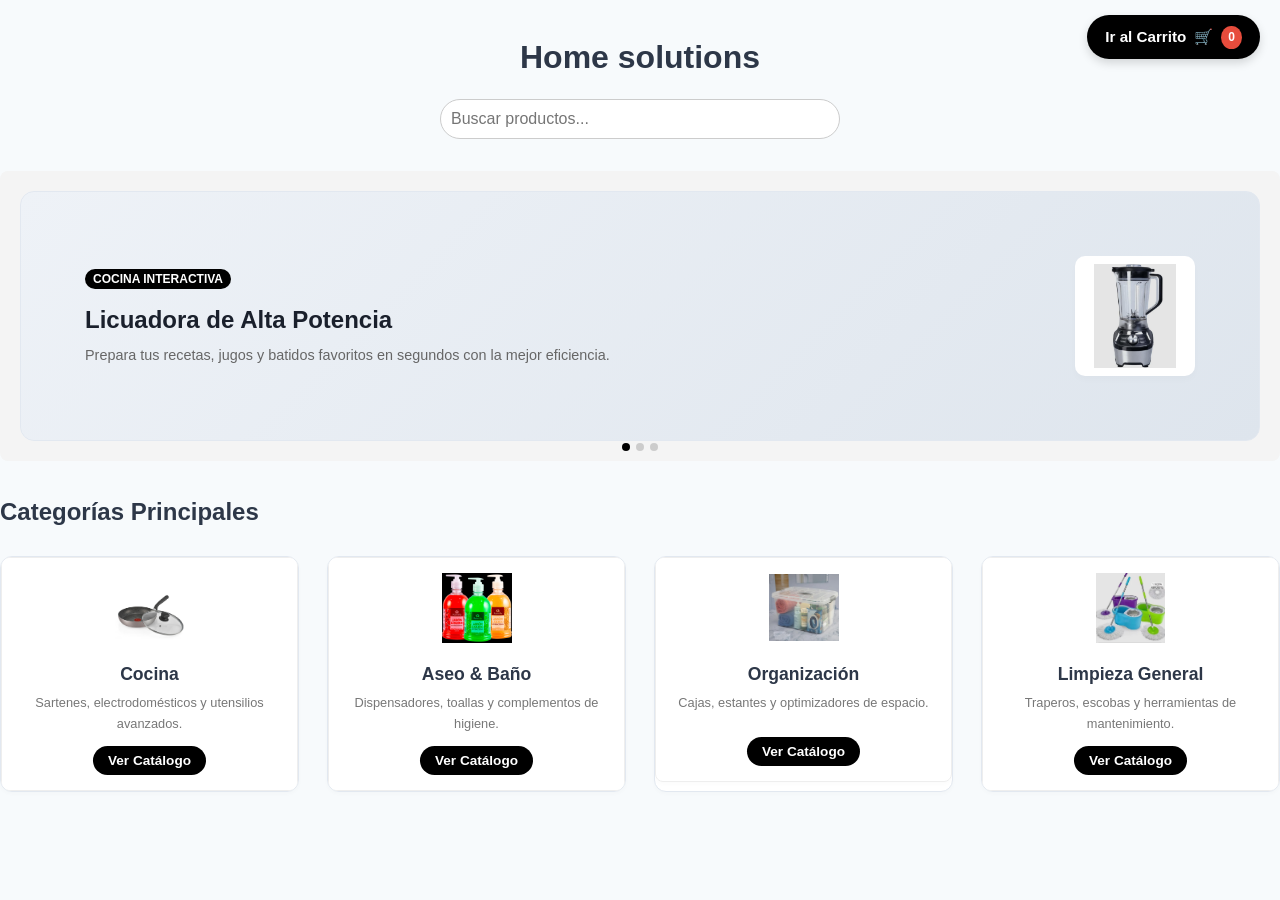
<file: index.html>
<!DOCTYPE html>
<html lang="es">
<head>
    <meta charset="UTF-8">
    <meta name="viewport" content="width=device-width, initial-scale=1.0">
    <title>Home solutions - Catálogo</title>
    <link rel="stylesheet" href="estilos.css">
</head>
<body>

    <div class="header-carrito-acceso" style="position: fixed; top: 15px; right: 20px; z-index: 1000;">
        <a href="carrito.html" style="
            display: flex; align-items: center; justify-content: center;
            background-color: #000; color: #fff; text-decoration: none;
            padding: 10px 18px; border-radius: 25px; font-family: sans-serif;
            font-weight: 600; font-size: 0.95rem; box-shadow: 0 4px 10px rgba(0,0,0,0.15);
            transition: transform 0.2s;
        " onmouseover="this.style.transform='scale(1.05)'" onmouseout="this.style.transform='scale(1)'">
            <span style="margin-right: 8px;">Ir al Carrito</span> 🛒
            <span id="contador-carrito" style="
                background-color: #e74c3c; color: #fff; font-size: 0.75rem;
                font-weight: bold; border-radius: 50%; padding: 2px 7px;
                margin-left: 8px; display: inline-block;
            ">0</span>
        </a>
    </div>

    <header style="padding: 2rem 1rem; text-align: center;">
        <h1>Home solutions</h1>
        <div style="margin-top: 1rem;">
            <input type="text" id="input-busqueda" placeholder="Buscar productos..." style="padding: 10px; width: 60%; max-width: 400px; border-radius: 20px; border: 1px solid #ccc;">
        </div>
    </header>

    <main class="contenedor-ancho">
        <section id="slider-destacados" style="margin-bottom: 2rem;"></section>

        <h2 id="titulo-seccion" style="margin-bottom: 1.5rem;">Categorías Principales</h2>
        
        <div id="contenedor-productos" class="grid-productos"></div>
    </main>

    <script src="productos.js"></script>
</body>
</html>
</file>
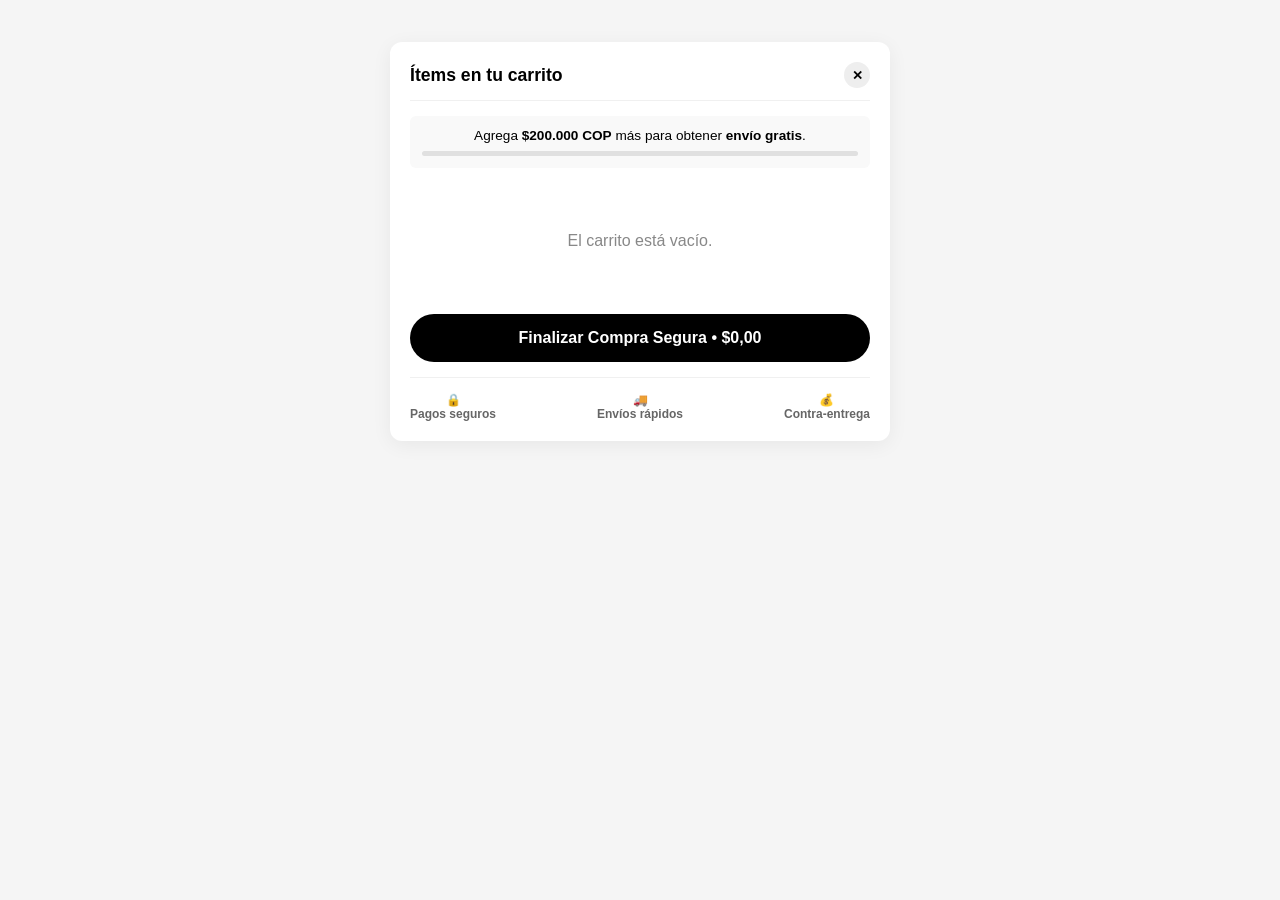
<file: carrito.html>
<!DOCTYPE html>
<html lang="es">
<head>
    <meta charset="UTF-8">
    <meta name="viewport" content="width=device-width, initial-scale=1.0">
    <title>Bolsa de Compras - Hogar & Confort</title>
    <style>
        body { background-color: #f5f5f5; font-family: -apple-system, sans-serif; margin: 0; padding: 10px; }
        .carrito-card { max-width: 460px; margin: 2rem auto; background: #fff; padding: 20px; border-radius: 12px; box-shadow: 0 4px 20px rgba(0,0,0,0.06); }
        .header-top { display: flex; justify-content: space-between; align-items: center; border-bottom: 1px solid #f0f0f0; padding-bottom: 12px; }
        .banner-envio-azul { background-color: #f9f9f9; padding: 12px; border-radius: 6px; font-size: 0.85rem; margin: 15px 0; text-align: center; }
        .barra-base { background: #e0e0e0; height: 5px; border-radius: 3px; margin-top: 8px; overflow: hidden; }
        .barra-progreso { background: #7cd1f9; height: 100%; width: 0%; transition: width 0.3s; }
        .btn-checkout-link { background: #000; color: #fff; width: 100%; border: none; padding: 15px; border-radius: 25px; font-weight: bold; font-size: 1rem; cursor: pointer; margin: 15px 0; display: block; text-align: center; text-decoration: none; box-sizing: border-box; }
        .garantias { display: flex; justify-content: space-between; font-size: 0.75rem; color: #666; border-top: 1px solid #f0f0f0; padding-top: 15px; text-align: center; }
    </style>
</head>
<body>

    <div class="carrito-card">
        <div class="header-top">
            <h3 style="margin:0; font-size:1.1rem;">Ítems en tu carrito</h3>
            <button onclick="window.location.href='index.html'" style="background:#eee; border:none; width:26px; height:26px; border-radius:50%; cursor:pointer; font-weight:bold;">✕</button>
        </div>

        <div class="banner-envio-azul">
            <div id="texto-progreso-envio">Cargando condiciones de envío...</div>
            <div class="barra-base">
                <div id="barra-progreso-envio" class="barra-progreso"></div>
            </div>
        </div>

        <div id="contenedor-items-carrito"></div>

        <button onclick="window.procesarPagoFinal()" class="btn-checkout-link">
            Finalizar Compra Segura • <span id="monto-total-pagar">$0 COP</span>
        </button>

        <div class="garantias">
            <div>🔒<br><strong>Pagos seguros</strong></div>
            <div>🚚<br><strong>Envíos rápidos</strong></div>
            <div>💰<br><strong>Contra-entrega</strong></div>
        </div>
    </div>

    <script src="productos.js"></script>
</body>
</html>
</file>
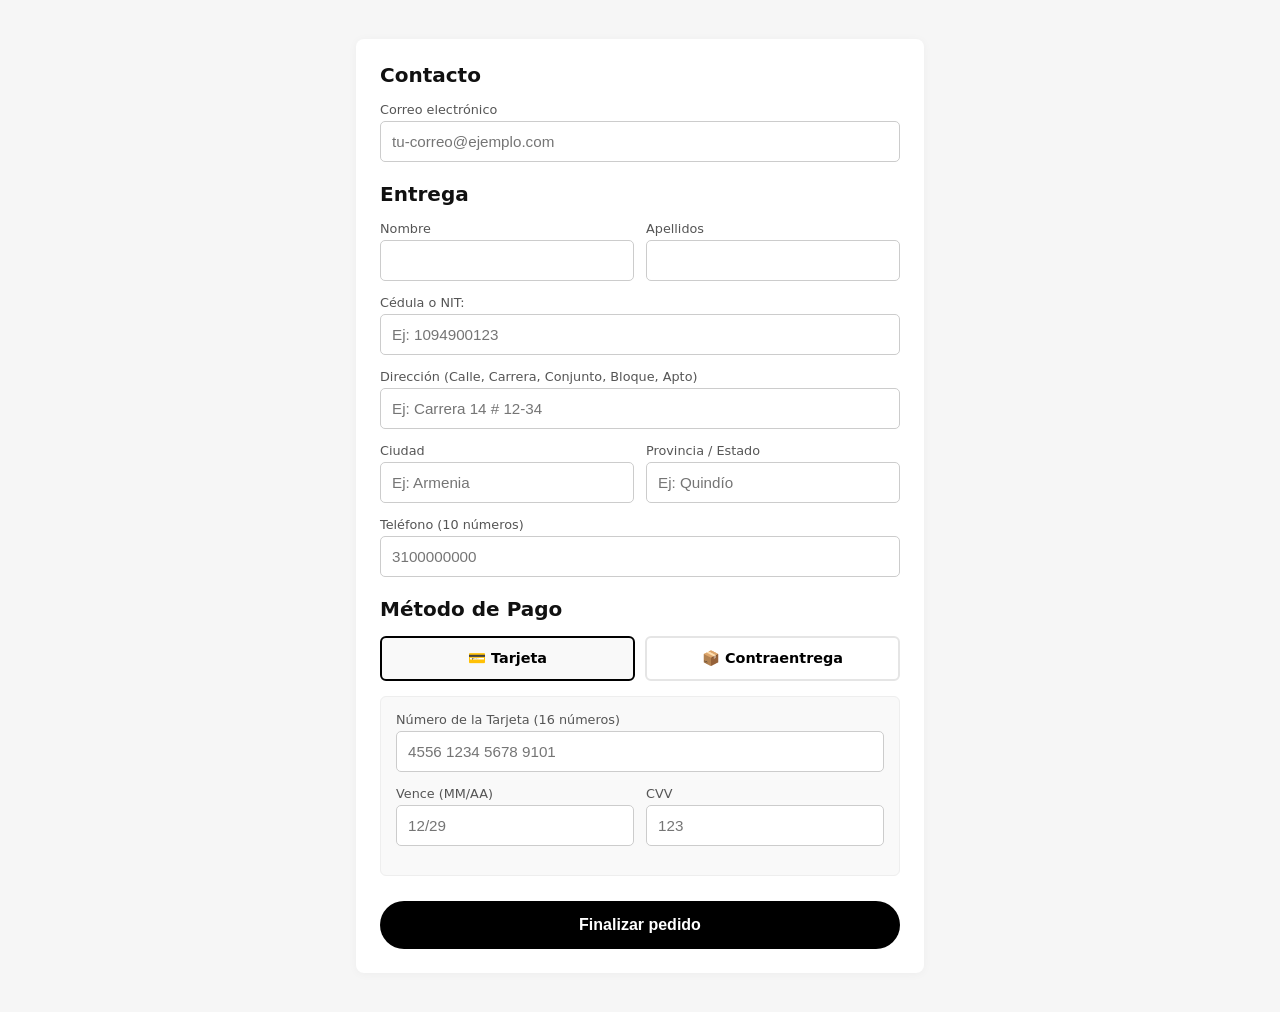
<file: pago.html>
<!DOCTYPE html>
<html lang="es">
<head>
    <meta charset="UTF-8">
    <meta name="viewport" content="width=device-width, initial-scale=1.0">
    <title>Hogar & Confort - Checkout</title>
    <style>
        body { background: #f6f6f6; font-family: -apple-system, system-ui, sans-serif; padding: 15px; margin: 0; }
        .wrapper-pago { max-width: 520px; margin: 1.5rem auto; background: #fff; padding: 24px; border-radius: 8px; box-shadow: 0 1px 10px rgba(0,0,0,0.04); }
        .titulo-bloque { font-size: 1.25rem; font-weight: 600; margin: 0 0 15px 0; color: #111; }
        
        .input-caja { margin-bottom: 14px; }
        .input-caja label { display: block; font-size: 0.8rem; font-weight: 500; color: #555; margin-bottom: 4px; }
        .input-caja input, .input-caja select { 
            width: 100%; 
            padding: 11px; 
            border: 1px solid #ccc; 
            border-radius: 5px; 
            font-size: 0.95rem; 
            box-sizing: border-box; 
            transition: all 0.2s ease;
        }
        .input-caja input:focus { border-color: #000; outline: none; }
        
        /* Validaciones visuales en rojo */
        .input-invalido { border-color: #e74c3c !important; background-color: #fdf2f2; }
        .error-texto { color: #e74c3c; font-size: 0.75rem; margin-top: 4px; display: none; }

        .grid-doble { display: flex; gap: 12px; }
        .grid-doble .input-caja { flex: 1; }
        
        .tabs-pago { display: flex; gap: 10px; margin: 15px 0; }
        .tab-item { flex: 1; border: 2px solid #e5e5e5; padding: 12px; border-radius: 6px; text-align: center; font-size: 0.9rem; font-weight: bold; cursor: pointer; transition: all 0.2s; }
        .tab-item.active { border-color: #000; background: #f9f9f9; }

        button:active { transform: scale(0.98); }
    </style>
</head>
<body>

    <div class="wrapper-pago">
        <div id="modulo-formulario-dinamico">
            <form id="form-checkout" onsubmit="validarYProcesarPedido(event)" novalidate>
                
                <h3 class="titulo-bloque">Contacto</h3>
                <div class="input-caja">
                    <label>Correo electrónico</label>
                    <input type="email" id="c-correo" placeholder="tu-correo@ejemplo.com" required>
                    <div class="error-texto">Introduce un correo electrónico válido</div>
                </div>

                <h3 class="titulo-bloque" style="margin-top:20px;">Entrega</h3>
                <div class="grid-doble">
                    <div class="input-caja"><label>Nombre</label><input type="text" id="c-nombre" required><div class="error-texto">Este campo es obligatorio</div></div>
                    <div class="input-caja"><label>Apellidos</label><input type="text" id="c-apellido" required><div class="error-texto">Este campo es obligatorio</div></div>
                </div>
                
              <div class="input-caja">
    <label for="documento">Cédula o NIT:</label>
    <input 
        type="text" 
        id="documento" 
        name="documento"
        inputmode="numeric" 
        pattern="[0-9]{7,10}"
        maxlength="10" 
        placeholder="Ej: 1094900123" 
        required
        oninput="this.value = this.value.replace(/[^0-9]/g, '');"
    >
    <span class="error-texto" style="color: #e74c3c; font-size: 0.8rem; display: none;">El documento debe ser puramente numérico y tener máximo 10 dígitos.</span>
</div>

                <div class="input-caja">
                    <label>Dirección (Calle, Carrera, Conjunto, Bloque, Apto)</label>
                    <input type="text" id="c-direccion" placeholder="Ej: Carrera 14 # 12-34" required>
                    <div class="error-texto">Este campo es obligatorio</div>
                </div>

                <div class="grid-doble">
                    <div class="input-caja">
                        <label>Ciudad</label>
                        <input type="text" id="c-ciudad" placeholder="Ej: Armenia" oninput="actualizarTextoContraentrega()" required>
                        <div class="error-texto">Este campo es obligatorio</div>
                    </div>
                    <div class="input-caja">
                        <label>Provincia / Estado</label>
                        <input type="text" id="c-provincia" placeholder="Ej: Quindío" oninput="actualizarTextoContraentrega()" required>
                        <div class="error-texto">Este campo es obligatorio</div>
                    </div>
                </div>

                <div class="input-caja">
                    <label>Teléfono (10 números)</label>
                    <input type="text" id="c-telefono" placeholder="3100000000" maxlength="10" required>
                    <div class="error-texto">El teléfono debe tener exactamente 10 números</div>
                </div>

                <h3 class="titulo-bloque" style="margin-top:20px;">Método de Pago</h3>
                <div class="tabs-pago">
                    <div id="tab-card" class="tab-item active" onclick="cambiarMetodoPago('card')">💳 Tarjeta</div>
                    <div id="tab-delivery" class="tab-item" onclick="cambiarMetodoPago('delivery')">📦 Contraentrega</div>
                </div>

                <div id="panel-tarjeta" style="background:#f9f9f9; padding:15px; border-radius:6px; border:1px solid #eee; margin-bottom:15px;">
                    <div class="input-caja">
                        <label>Número de la Tarjeta (16 números)</label>
                        <input type="text" id="t-num" placeholder="4556 1234 5678 9101" maxlength="19">
                        <div class="error-texto">La tarjeta debe tener exactamente 16 números</div>
                    </div>
                    <div class="grid-doble">
                        <div class="input-caja">
                            <label>Vence (MM/AA)</label>
                            <input type="text" id="t-vence" placeholder="12/29" maxlength="5">
                            <div class="error-texto">Campo obligatorio</div>
                        </div>
                        <div class="input-caja">
                            <label>CVV</label>
                            <input type="password" id="t-cvv" placeholder="123" maxlength="3">
                            <div class="error-texto">Campo obligatorio</div>
                        </div>
                    </div>
                </div>

                <div id="panel-contraentrega" style="display:none; background:#e3f2fd; color:#0d47a1; padding:15px; border-radius:6px; font-size:0.85rem; margin-bottom:15px; border:1px solid #bbdefb;">
                    Cancelas en efectivo o transferencia directamente al mensajero cuando toque tu puerta en <span id="dinamico-ciudad" style="font-weight:bold;">_______</span>, <span id="dinamico-provincia" style="font-weight:bold;">_______</span>.
                </div>

                <button type="submit" style="background:#000; color:#fff; font-weight:bold; border:none; width:100%; padding:15px; border-radius:25px; font-size:1rem; cursor:pointer; margin-top:10px; transition: background 0.2s;">
                    Finalizar pedido
                </button>
            </form>
        </div>
    </div>

    <script>
        let modoActual = 'card';

        // Quitar errores visuales cuando el usuario empiece a escribir
        document.querySelectorAll('input').forEach(input => {
            input.addEventListener('input', () => {
                if (input.value.trim() !== "") {
                    input.classList.remove('input-invalido');
                    if (input.nextElementSibling && input.nextElementSibling.classList.contains('error-texto')) {
                        input.nextElementSibling.style.display = 'none';
                    }
                }
            });
        });

        // MEJORA: Formateador en tiempo real para separar la tarjeta en bloques de 4
        document.getElementById('t-num').addEventListener('input', (e) => {
            let valor = e.target.value.replace(/\D/g, ''); 
            let bloques = valor.match(/.{1,4}/g);
            e.target.value = bloques ? bloques.join(' ') : valor;
        });

        // MEJORA: Restringir que el teléfono reciba letras
        document.getElementById('c-telefono').addEventListener('input', (e) => {
            e.target.value = e.target.value.replace(/\D/g, '');
        });

        function cambiarMetodoPago(tipo) {
            modoActual = tipo;
            const tabCard = document.getElementById('tab-card');
            const tabDelivery = document.getElementById('tab-delivery');
            const panelCard = document.getElementById('panel-tarjeta');
            const panelDelivery = document.getElementById('panel-contraentrega');

            document.querySelectorAll('.input-invalido').forEach(el => el.classList.remove('input-invalido'));
            document.querySelectorAll('.error-texto').forEach(el => el.style.display = 'none');

            if(tipo === 'card') {
                tabCard.classList.add('active');
                tabDelivery.classList.remove('active');
                panelCard.style.display = 'block';
                panelDelivery.style.display = 'none';
            } else {
                tabDelivery.classList.add('active');
                tabCard.classList.remove('active');
                panelCard.style.display = 'none';
                panelDelivery.style.display = 'block';
                actualizarTextoContraentrega();
            }
        }

        function actualizarTextoContraentrega() {
            const ciudadIngresada = document.getElementById('c-ciudad').value.trim();
            const provinciaIngresada = document.getElementById('c-provincia').value.trim();
            document.getElementById('dinamico-ciudad').innerText = ciudadIngresada !== "" ? ciudadIngresada : "_______";
            document.getElementById('dinamico-provincia').innerText = provinciaIngresada !== "" ? provinciaIngresada : "_______";
        }

        function validarYProcesarPedido(e) {
            e.preventDefault();
            let formularioValido = true;

            const camposObligatorios = ['c-correo', 'c-nombre', 'c-apellido', 'c-documento', 'c-direccion', 'c-ciudad', 'c-provincia', 'c-telefono'];
            
            camposObligatorios.forEach(id => {
                const campo = document.getElementById(id);
                if (!campo.value.trim()) {
                    marcarError(campo);
                    formularioValido = false;
                }
            });

            const telefono = document.getElementById('c-telefono');
            if (telefono.value.length !== 10) {
                marcarError(telefono, "El teléfono debe tener exactamente 10 números");
                formularioValido = false;
            }

            if (modoActual === 'card') {
                const tarjetaNum = document.getElementById('t-num');
                const vence = document.getElementById('t-vence');
                const cvv = document.getElementById('t-cvv');

                const soloNumerosTarj = tarjetaNum.value.replace(/\s/g, ''); // Quita los espacios visuales
                if (soloNumerosTarj.length !== 16) {
                    marcarError(tarjetaNum, "La tarjeta debe tener exactamente 16 números");
                    formularioValido = false;
                }
                if (!vence.value.trim()) { marcarError(vence); formularioValido = false; }
                if (!cvv.value.trim()) { marcarError(cvv); formularioValido = false; }
            }

            if (!formularioValido) return;

            // Pantalla final exitosa integrada
            const cliente = document.getElementById('c-nombre').value;
            const mail = document.getElementById('c-correo').value;
            const container = document.getElementById('modulo-formulario-dinamico');
            const ciudadFinal = document.getElementById('c-ciudad').value;

            container.innerHTML = `
                <div style="text-align:center; padding:2rem 0;">
                    <div style="font-size:3.5rem; color:#2ecc71; margin-bottom:15px;">✓</div>
                    <h2 style="margin:0 0 10px 0; font-size:1.4rem;">¡Pedido Finalizado con Éxito!</h2>
                    <p style="color:#555; font-size:0.9rem; line-height:1.5; margin-bottom:20px;">
                        Muchas gracias, <strong>${cliente}</strong>. Tu compra ha sido registrada para la ciudad de <strong>${ciudadFinal}</strong>. Hemos enviado el resumen de la compra a <strong>${mail}</strong>.
                    </p>
                    <button onclick="window.location.href='index.html'" style="background:#000; color:#fff; border:none; padding:12px 30px; border-radius:20px; font-weight:bold; cursor:pointer;">Volver al Inicio</button>
                </div>
            `;
            localStorage.removeItem('carrito_hogar');
        }

        function marcarError(elemento, mensajePersonalizado = null) {
            elemento.classList.add('input-invalido');
            const mensajeError = elemento.nextElementSibling;
            if (mensajeError && mensajeError.classList.contains('error-texto')) {
                if (mensajePersonalizado) {
                    mensajeError.innerText = mensajePersonalizado;
                }
                mensajeError.style.display = 'block';
            }
        }
    </script>
</body>
</html>

<!-- REEMPLAZA EL BLOQUE DEL FINAL DE PAGO.HTML CON ESTE CÓDIGO DINÁMICO -->
<script>
window.validarYProcesarPedido = function(event) {
    if (event) {
        if (typeof event.preventDefault === 'function') event.preventDefault();
        if (typeof event.stopImmediatePropagation === 'function') event.stopImmediatePropagation();
    }

    // 1. Buscamos de forma flexible los inputs recorriendo el formulario
    // Esto evita el error de 'null' si cambiaste algún ID en el HTML
    const inputNombre = document.querySelector('input[type="text"]') || document.getElementById('nombre') || document.getElementById('nombreCliente');
    const inputDireccion = document.querySelector('input[id*="direc"]') || document.querySelector('input[name*="direc"]') || document.getElementById('direccion');

    // 2. Capturamos lo que el usuario digitó en la pantalla en ese instante
    const nombreFinal = (inputNombre && inputNombre.value.trim() !== "") ? inputNombre.value.trim() : "Cliente";
    const direccionFinal = (inputDireccion && inputDireccion.value.trim() !== "") ? inputDireccion.value.trim() : "Dirección de envío";
    
    // 3. Calculamos el monto acumulado real leyendo el LocalStorage de tu carrito original
    let totalCompra = 0;
    try {
        // Buscamos bajo la clave estándar que usan tus funciones para guardar el carrito
        const carritoGuardado = localStorage.getItem('carritoDetalle') || localStorage.getItem('carrito');
        if (carritoGuardado) {
            const datos = JSON.parse(carritoGuardado);
            if (Array.isArray(datos)) {
                totalCompra = datos.reduce((ac, item) => ac + (parseFloat(item.precio) * parseInt(item.cantidad || 1)), 0);
            }
        }
    } catch(e) {
        console.error("Error al recuperar el monto del carrito:", e);
    }

    // 4. Redireccionamos a tu archivo real pasando los datos ingresados y el monto
    window.location.href = "pagoexitoso.html?nombre=" + encodeURIComponent(nombreFinal) + "&direccion=" + encodeURIComponent(direccionFinal) + "&total=" + totalCompra;
    return false;
};
</script>
</file>
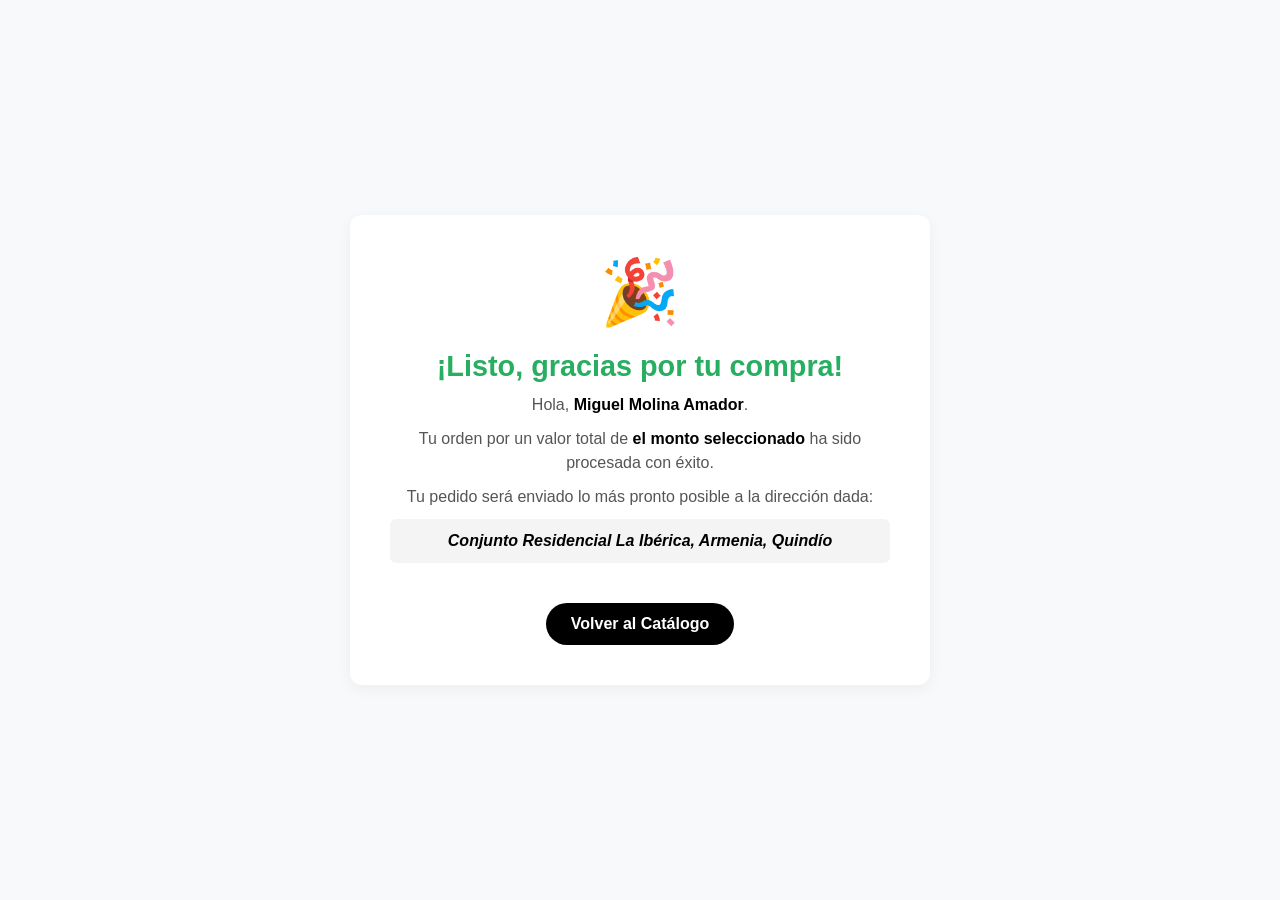
<file: pagoexitoso.html>
<!DOCTYPE html>
<html lang="es">
<head>
    <meta charset="UTF-8">
    <meta name="viewport" content="width=device-width, initial-scale=1.0">
    <title>¡Compra Exitosa! - Home Solutions</title>
    <style>
        :root {
            --color-primario: #000000;
            --color-texto: #333333;
            --color-fondo: #f8f9fa;
        }
        body {
            font-family: 'Segoe UI', Tahoma, Geneva, Verdana, sans-serif;
            background-color: var(--color-fondo);
            margin: 0;
            padding: 0;
            display: flex;
            justify-content: center;
            align-items: center;
            height: 100vh;
            color: var(--color-texto);
        }
        .contenedor-agradecimiento {
            background: #ffffff;
            padding: 40px;
            border-radius: 12px;
            box-shadow: 0 4px 15px rgba(0,0,0,0.05);
            text-align: center;
            max-width: 500px;
            width: 90%;
        }
        .icono-exito {
            font-size: 4rem;
            margin-bottom: 20px;
        }
        h1 {
            font-size: 1.8rem;
            margin-bottom: 10px;
            color: #27ae60;
        }
        p {
            font-size: 1rem;
            line-height: 1.5;
            color: #555;
            margin: 10px 0;
        }
        .datos-resaltados {
            font-weight: 600;
            color: var(--color-primario);
        }
        .btn-volver {
            display: inline-block;
            margin-top: 30px;
            background: var(--color-primario);
            color: #fff;
            padding: 12px 25px;
            border-radius: 25px;
            text-decoration: none;
            font-weight: bold;
            transition: background 0.2s;
        }
        .btn-volver:hover {
            background: #333;
        }
    </style>
</head>
<body>

    <div class="contenedor-agradecimiento">
        <div class="icono-exito">🎉</div>
        <h1>¡Listo, gracias por tu compra!</h1>
        
        <p>Hola, <span id="cliente-nombre" class="datos-resaltados">Miguel Molina Amador</span>.</p>
        <p>Tu orden por un valor total de <span id="compra-total" class="datos-resaltados">$0 COP</span> ha sido procesada con éxito.</p>
        <p>Tu pedido será enviado lo más pronto posible a la dirección dada:</p>
        <p class="datos-resaltados" id="cliente-direccion" style="background: #f4f4f4; padding: 10px; border-radius: 6px; font-style: italic;">Conjunto Residencial La Ibérica, Armenia, Quindío</p>
        
        <a href="index.html" class="btn-volver">Volver al Catálogo</a>
    </div>

    <script>
        document.addEventListener("DOMContentLoaded", () => {
            const parametros = new URLSearchParams(window.location.search);
            
            const nombre = parametros.get('nombre') || "Miguel Molina Amador";
            const direccion = parametros.get('direccion') || "Conjunto Residencial La Ibérica, Armenia, Quindío";
            const total = parametros.get('total') || "0";

            document.getElementById('cliente-nombre').innerText = nombre;
            document.getElementById('cliente-direccion').innerText = direccion;
            
            if (total !== "0" && total !== "null") {
                document.getElementById('compra-total').innerText = '$' + parseInt(total).toLocaleString('es-CO') + ' COP';
            } else {
                document.getElementById('compra-total').innerText = 'el monto seleccionado';
            }
        });
    </script>
</body>
</html>
</file>
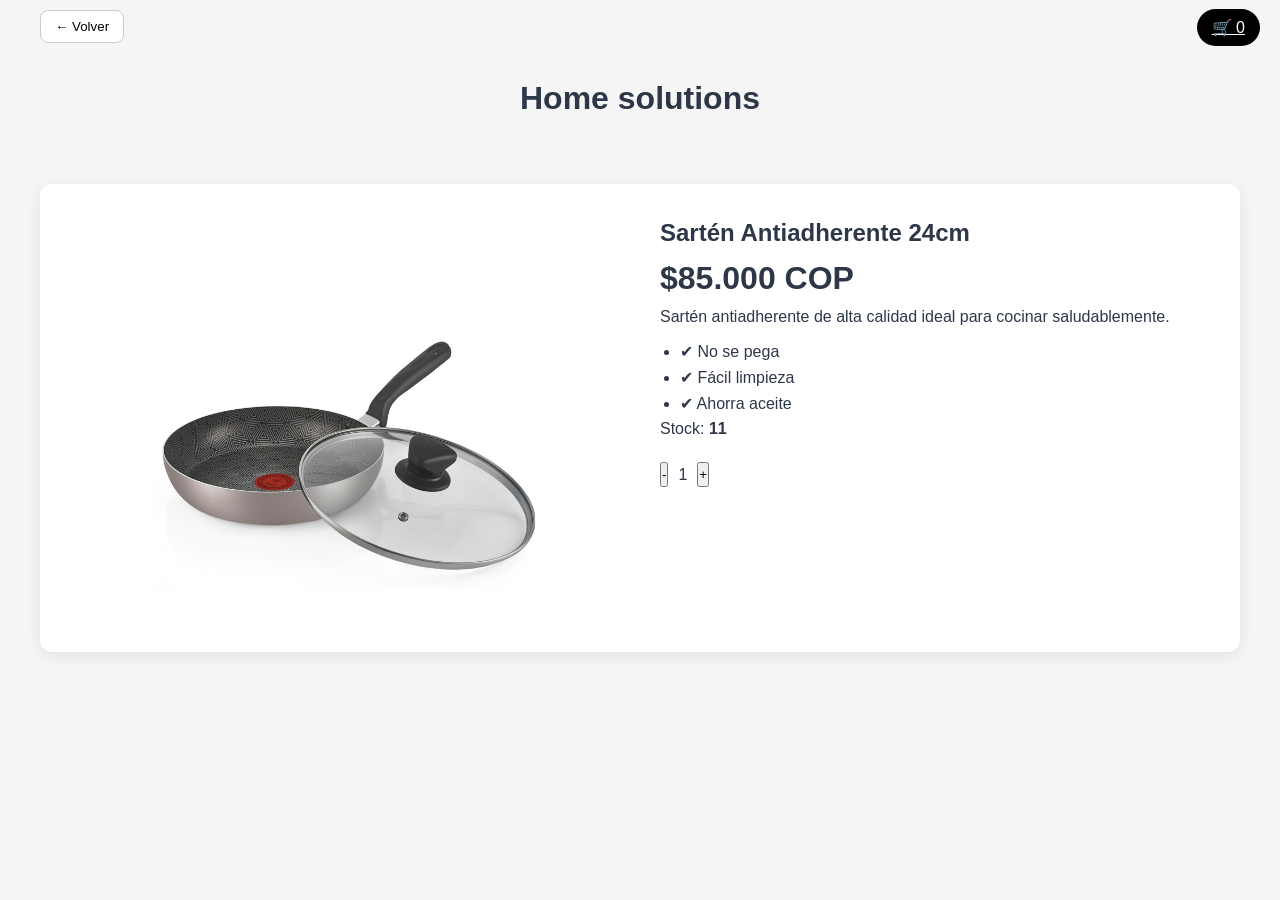
<file: producto.html>
<!DOCTYPE html>
<html lang="es">
<head>
    <meta charset="UTF-8">
    <meta name="viewport" content="width=device-width, initial-scale=1.0">
    <title>Home Solutions - Detalle</title>
    <link rel="stylesheet" href="estilos.css">

    <style>
        body { background: #f5f5f5; }

        .contenedor-detalle {
            max-width: 1200px;
            margin: 40px auto;
            background: #fff;
            border-radius: 12px;
            padding: 30px;
            display: flex;
            gap: 40px;
            box-shadow: 0 4px 15px rgba(0,0,0,0.08);
        }

        .col-img { flex: 1; text-align: center; }
        .col-img img { width: 100%; max-width: 400px; }

        .col-info { flex: 1; }

        .precio { font-size: 2rem; font-weight: bold; }

        .descripcion ul { margin-top:10px; padding-left:20px; }

        .contador { margin-top:20px; display:flex; gap:10px; }
    </style>
</head>
<body>

<!-- 🔥 BOTÓN VOLVER -->
<div style="max-width:1200px;margin:10px auto;">
    <button onclick="window.location.href='index.html'" style="
        background:#fff;border:1px solid #ccc;
        padding:8px 14px;border-radius:8px;cursor:pointer;
    ">
        ← Volver
    </button>
</div>

<div class="header-carrito-acceso" style="position: fixed; top: 15px; right: 20px;">
    <a href="carrito.html" style="background:#000;color:#fff;padding:10px 15px;border-radius:20px;">
        🛒 <span id="contador-carrito">0</span>
    </a>
</div>

<header style="text-align:center;padding:20px;">
    <h1 onclick="window.location.href='index.html'" style="cursor:pointer;">Home solutions</h1>
</header>

<main>
    <div class="contenedor-detalle">

        <div class="col-img">
            <img id="prod-img">
        </div>

        <div class="col-info">
            <h2 id="prod-nombre"></h2>
            <div class="precio" id="prod-precio"></div>

            <div id="prod-descripcion" class="descripcion"></div>

            <p>Stock: <strong id="prod-stock"></strong></p>

            <div class="contador">
                <button onclick="operarCantidadDetalle(-1)">-</button>
                <span id="contador-cantidad-detalle">1</span>
                <button onclick="operarCantidadDetalle(1)">+</button>
            </div>
        </div>

    </div>
</main>

<script src="productos.js"></script>

<script>
document.addEventListener("DOMContentLoaded", () => {

    const params = new URLSearchParams(window.location.search);
    const id = parseInt(params.get('id')) || 1;

    const producto = productosHogar.find(p => p.id === id);
    let carrito = JSON.parse(localStorage.getItem('carrito_hogar')) || [];

    const actualizarContador = () => {
        const total = carrito.reduce((sum, item) => sum + item.cantidad, 0);
        document.getElementById('contador-carrito').innerText = total;
    };

    actualizarContador();

    if (producto) {

        let item = carrito.find(p => p.id === producto.id);
        window.cantidadSeleccionada = item ? item.cantidad : 1;

        document.getElementById('prod-img').src = producto.imagen;
        document.getElementById('prod-nombre').innerText = producto.nombre;
        document.getElementById('prod-precio').innerText =
            "$" + producto.precio.toLocaleString("es-CO") + " COP";

        const descripciones = {
            1: { texto: "Sartén antiadherente de alta calidad ideal para cocinar saludablemente.", puntos:["No se pega","Fácil limpieza","Ahorra aceite"] },
            2: { texto: "Cuchillos de precisión profesional.", puntos:["Corte preciso","Duraderos","Ergonómicos"] }
        };

        const info = descripciones[producto.id];

        document.getElementById('prod-descripcion').innerHTML = `
            <p>${info?.texto || "Producto premium para tu hogar."}</p>
            <ul>${(info?.puntos || ["Alta calidad","Duradero","Funcional"])
            .map(p=>`<li>✔ ${p}</li>`).join("")}</ul>
        `;

        document.getElementById('prod-stock').innerText =
            producto.stock - window.cantidadSeleccionada;

        document.getElementById('contador-cantidad-detalle').innerText =
            window.cantidadSeleccionada;

        window.operarCantidadDetalle = (mod) => {
            let nueva = window.cantidadSeleccionada + mod;
            if (nueva < 1) nueva = 1;
            if (nueva > producto.stock) return;

            window.cantidadSeleccionada = nueva;

            let i = carrito.findIndex(p => p.id === producto.id);

            if (i !== -1) carrito[i].cantidad = nueva;
            else carrito.push({ ...producto, cantidad: nueva });

            localStorage.setItem('carrito_hogar', JSON.stringify(carrito));

            document.getElementById('contador-cantidad-detalle').innerText = nueva;
            document.getElementById('prod-stock').innerText = producto.stock - nueva;

            actualizarContador();
        };
    }

});
</script>

</body>
</html>
</file>
<file: estilos.css>
/* ==========================================================================
   1. VARIABLES Y CONFIGURACIÓN BASE
   ========================================================================== */
:root {
    --color-primario: #2B6CB0;     
    --color-exito: #48BB78;        
    --color-texto-oscuro: #2D3748; 
    --color-texto-mutado: #718096; 
    --color-fondo-claro: #F7FAFC;  
    --color-blanco: #FFFFFF;
    --color-bordes: #E2E8F0;       
    --fuente-sistema: 'Segoe UI', Tahoma, Geneva, Verdana, sans-serif;
}

* {
    margin: 0;
    padding: 0;
    box-sizing: border-box;
}

body {
    font-family: var(--fuente-sistema);
    background-color: var(--color-fondo-claro);
    color: var(--color-texto-oscuro);
    line-height: 1.6;
}

/* ==========================================================================
   2. HEADER
   ========================================================================== */
.sitio-header {
    background-color: var(--color-blanco);
    border-bottom: 1px solid var(--color-bordes);
    padding: 2rem 1rem;
    text-align: center;
}

.header-contenido {
    max-width: 1200px;
    margin: 0 auto;
}

.sitio-header h1 {
    color: var(--color-primario);
    font-size: 2.2rem;
    font-weight: 700;
    letter-spacing: -0.5px;
}

.subtitulo {
    color: var(--color-texto-mutado);
    font-size: 0.95rem;
    margin-top: 0.25rem;
}

/* ==========================================================================
   3. BARRA DE NAVEGACIÓN Y BUSCADOR
   ========================================================================== */
.barra-navegacion {
    background-color: var(--color-blanco);
    padding: 1rem;
    position: -webkit-sticky;
    position: sticky;
    top: 0;
    z-index: 100;
    box-shadow: 0 4px 6px -1px rgba(0, 0, 0, 0.05);
}

.buscador-contenedor {
    max-width: 600px;
    margin: 0 auto;
}

#input-busqueda {
    width: 100%;
    padding: 0.75rem 1.5rem;
    border: 2px solid var(--color-bordes);
    border-radius: 9999px; 
    font-size: 1rem;
    outline: none;
    transition: border-color 0.2s ease, box-shadow 0.2s ease;
}

#input-busqueda:focus {
    border-color: var(--color-primario);
    box-shadow: 0 0 0 3px rgba(43, 108, 176, 0.15);
}

/* ==========================================================================
   4. MAQUETACIÓN ESTRUCTURAL Y CONTENEDORES
   ========================================================================== */
.contenedor-principal {
    max-width: 1200px;
    margin: 2.5rem auto;
    padding: 0 1.5rem;
}

.titulo-seccion {
    font-size: 1.5rem;
    font-weight: 600;
    margin-bottom: 1.5rem;
    padding-left: 0.75rem;
    border-left: 4px solid var(--color-primario);
    display: flex;
    align-items: center;
    width: 100%;
}

.grid-productos {
    display: grid;
    grid-template-columns: repeat(auto-fill, minmax(260px, 1fr));
    gap: 1.75rem;
}

/* ==========================================================================
   5. DISEÑO DE NUEVO MENÚ DE CATEGORÍAS
   ========================================================================== */
.tarjeta-categoria-menu {
    background-color: var(--color-blanco);
    border: 1px solid var(--color-bordes);
    border-radius: 12px;
    overflow: hidden;
    display: flex;
    flex-direction: column;
    box-shadow: 0 2px 4px rgba(0,0,0,0.02);
    transition: transform 0.2s ease, box-shadow 0.2s ease;
}

.tarjeta-categoria-menu:hover {
    transform: translateY(-5px);
    box-shadow: 0 12px 24px rgba(0,0,0,0.08);
}

.categoria-menu-imagen {
    width: 100%;
    height: 200px;
    background-color: #ffffff;
    display: flex;
    justify-content: center;
    align-items: center;
    overflow: hidden;
    padding: 1rem;
    border-bottom: 1px solid var(--color-bordes);
}

.categoria-menu-imagen img {
    max-width: 100%;
    max-height: 100%;
    object-fit: contain;
}

.categoria-menu-info {
    padding: 1.5rem;
    display: flex;
    flex-direction: column;
    flex-grow: 1;
}

.categoria-menu-info h3 {
    font-size: 1.3rem;
    color: var(--color-texto-oscuro);
    margin-bottom: 0.5rem;
}

.categoria-menu-info p {
    font-size: 0.9rem;
    color: var(--color-texto-mutado);
    margin-bottom: 1.5rem;
    flex-grow: 1;
}

.btn-ingresar-seccion {
    background-color: var(--color-primario);
    color: var(--color-blanco);
    border: none;
    padding: 0.75rem;
    font-weight: 600;
    border-radius: 6px;
    cursor: pointer;
    text-align: center;
    transition: background-color 0.15s ease;
}

.btn-ingresar-seccion:hover {
    background-color: #23578F;
}

.btn-volver-menu {
    background-color: transparent;
    border: 1px solid var(--color-primario);
    color: var(--color-primario);
    padding: 0.5rem 1rem;
    border-radius: 6px;
    font-weight: 600;
    cursor: pointer;
    font-size: 0.85rem;
    transition: all 0.15s ease;
}

.btn-volver-menu:hover {
    background-color: var(--color-primario);
    color: var(--color-blanco);
}

/* ==========================================================================
   6. TARJETAS DE PRODUCTOS Y CONTENEDOR DE FOTOS
   ========================================================================== */
.tarjeta-producto {
    background-color: var(--color-blanco);
    border: 1px solid var(--color-bordes);
    border-radius: 12px;
    padding: 1.75rem;
    display: flex;
    flex-direction: column;
    justify-content: space-between;
    transition: transform 0.2s ease, box-shadow 0.2s ease;
}

.tarjeta-producto:hover {
    transform: translateY(-4px);
    box-shadow: 0 12px 20px -3px rgba(0, 0, 0, 0.08);
}

.producto-imagen-contenedor {
    width: 100%;
    height: 180px;
    display: flex;
    justify-content: center;
    align-items: center;
    background-color: #ffffff;
    overflow: hidden;
    margin-bottom: 1rem;
}

.producto-imagen-contenedor img {
    max-width: 100%;
    max-height: 100%;
    object-fit: contain;
}

.tarjeta-producto h3 {
    font-size: 1.15rem;
    font-weight: 600;
    color: var(--color-texto-oscuro);
    margin-bottom: 0.5rem;
}

.tarjeta-producto p {
    font-size: 0.9rem;
    color: var(--color-texto-mutado);
    margin-bottom: 0.5rem;
}

.tarjeta-producto p:nth-of-type(1) {
    font-size: 1.3rem;
    font-weight: 700;
    color: var(--color-primario);
    margin-top: auto;
    padding-top: 0.5rem;
}

.btn-ver-mas {
    display: block;
    text-align: center;
    background-color: var(--color-primario);
    color: var(--color-blanco);
    padding: 0.65rem 1rem;
    border-radius: 6px;
    text-decoration: none;
    font-weight: 600;
    font-size: 0.9rem;
    margin-top: 1rem;
    transition: background-color 0.15s ease;
}

.btn-ver-mas:hover {
    background-color: #23578F;
}

/* ==========================================================================
   7. INTERFAZ DE DETALLE INDIVIDUAL (producto.html)
   ========================================================================== */
.detalle-producto-bloque {
    background-color: var(--color-blanco);
    border: 1px solid var(--color-bordes);
    border-radius: 12px;
    padding: 3rem;
    max-width: 720px;
    margin: 2rem auto;
    box-shadow: 0 4px 6px -1px rgba(0, 0, 0, 0.02);
}

.detalle-titulo {
    font-size: 1.8rem;
    font-weight: 700;
    margin-bottom: 1.25rem;
    color: var(--color-texto-oscuro);
}

.info-especifica {
    border-top: 1px solid var(--color-bordes);
    border-bottom: 1px solid var(--color-bordes);
    padding: 1.5rem 0;
    margin-bottom: 2rem;
}

.tag-categoria {
    display: inline-block;
    background-color: #EBF8FF;
    color: #2B6CB0;
    padding: 0.25rem 0.75rem;
    border-radius: 9999px;
    font-size: 0.8rem;
    font-weight: 600;
    text-transform: uppercase;
}

.precio-destacado {
    font-size: 2.2rem;
    font-weight: 800;
    color: var(--color-primario);
    margin: 0.75rem 0;
}

.texto-disponibilidad {
    font-size: 0.95rem;
    color: var(--color-texto-mutado);
}

.btn-compra {
    width: 100%;
    background-color: var(--color-exito);
    color: var(--color-blanco);
    border: none;
    padding: 1rem;
    font-size: 1.1rem;
    font-weight: 700;
    border-radius: 6px;
    cursor: pointer;
    transition: background-color 0.15s ease, transform 0.1s ease;
}

.btn-compra:hover {
    background-color: #38A169;
}

.btn-compra:active {
    transform: scale(0.98);
}

.enlace-retorno-bloque {
    margin-top: 0.75rem;
}

.btn-volver {
    display: inline-block;
    color: var(--color-primario);
    text-decoration: none;
    font-weight: 600;
    font-size: 0.95rem;
    padding: 0.5rem 0.75rem;
    border-radius: 6px;
    transition: background-color 0.15s ease;
}

.btn-volver:hover {
    background-color: var(--color-fondo-claro);
}

/* ==========================================================================
   8. FOOTER
   ========================================================================== */
.sitio-footer {
    border-top: 1px solid var(--color-bordes);
    color: var(--color-texto-mutado);
    font-size: 0.85rem;
    margin-top: 5rem;
    padding: 2rem;
    text-align: center;
}

/* ==========================================================================
   9. BANNER / CAROUSEL ROTATIVO DINÁMICO (Controles Manuales Actualizados)
   ========================================================================== */
.slider-principal-contenedor {
    max-width: 1150px;
    margin: 1.5rem auto 0 auto;
    padding: 0 1rem;
}

.slider-wrapper-relativo {
    position: relative; /* Base estructural para posicionar flechas y puntos */
    width: 100%;
}

.slide-item-contenido {
    background: linear-gradient(135deg, #eef2f7 0%, #dee5ed 100%);
    border: 1px solid var(--color-bordes);
    border-radius: 14px;
    display: flex;
    align-items: center;
    justify-content: space-between;
    padding: 2.5rem 4rem; /* Margen interno extra para que las flechas no pisen el texto */
    cursor: pointer;
    gap: 2rem;
    transition: transform 0.2s ease, box-shadow 0.2s ease;
    min-height: 250px;
    flex-wrap: wrap;
}

.slide-item-contenido:hover {
    transform: scale(1.005);
    box-shadow: 0 10px 25px rgba(0,0,0,0.06);
}

.slide-texto {
    flex: 1;
    min-width: 280px;
}

.badge-promo {
    display: inline-block;
    background-color: #E53E3E;
    color: #fff;
    font-size: 0.7rem;
    font-weight: 700;
    padding: 0.2rem 0.6rem;
    border-radius: 4px;
    margin-bottom: 0.75rem;
}

.slide-texto h2 {
    font-size: 1.8rem;
    color: #1A202C;
    margin-bottom: 0.5rem;
    font-weight: 700;
}

.slide-texto p {
    color: #4A5568;
    font-size: 1rem;
    margin-bottom: 1.25rem;
}

.btn-slide-accion {
    display: inline-block;
    background-color: var(--color-primario);
    color: #fff;
    padding: 0.5rem 1.2rem;
    border-radius: 6px;
    font-size: 0.9rem;
    font-weight: 600;
}

.slide-imagen {
    width: 180px;
    height: 180px;
    display: flex;
    justify-content: center;
    align-items: center;
    background: #ffffff;
    border-radius: 10px;
    padding: 0.5rem;
    box-shadow: 0 4px 6px rgba(0,0,0,0.02);
}

.slide-imagen img {
    max-width: 100%;
    max-height: 100%;
    object-fit: contain;
}

/* --- BOTONES DE FLECHAS --- */
.btn-slider-flecha {
    position: absolute;
    top: 50%;
    transform: translateY(-50%);
    background-color: rgba(255, 255, 255, 0.85);
    border: 1px solid var(--color-bordes);
    color: var(--color-texto-oscuro);
    width: 42px;
    height: 42px;
    border-radius: 50%;
    font-size: 1.1rem;
    cursor: pointer;
    display: flex;
    align-items: center;
    justify-content: center;
    z-index: 10;
    transition: all 0.2s ease;
    box-shadow: 0 2px 5px rgba(0,0,0,0.1);
}

.btn-slider-flecha:hover {
    background-color: var(--color-primario);
    color: #ffffff;
    border-color: var(--color-primario);
}

.flecha-izq {
    left: 15px;
}

.flecha-der {
    right: 15px;
}

/* --- INDICADORES (PUNTITOS DE PAGINACIÓN) --- */
.slider-indicadores-puntos {
    position: absolute;
    bottom: 15px;
    left: 50%;
    transform: translateX(-50%);
    display: flex;
    gap: 8px;
    z-index: 10;
}

.slider-punto {
    width: 10px;
    height: 10px;
    background-color: rgba(0, 0, 0, 0.2);
    border-radius: 50%;
    cursor: pointer;
    transition: background-color 0.2s ease, transform 0.2s ease;
}

.slider-punto:hover {
    transform: scale(1.2);
    background-color: rgba(0, 0, 0, 0.4);
}

.punto-activo {
    background-color: var(--color-primario);
    width: 24px; /* Efecto píldora para el activo */
    border-radius: 5px;
}

@media (max-width: 680px) {
    .slide-item-contenido {
        flex-direction: column-reverse;
        text-align: center;
        padding: 3rem 1.5rem;
    }
    .slide-imagen {
        width: 140px;
        height: 140px;
    }
    .btn-slider-flecha {
        width: 36px;
        height: 36px;
        font-size: 0.9rem;
    }
    .flecha-izq { left: 5px; }
    .flecha-der { right: 5px; }
}
/* ==========================================================================
   ESTILOS COMPONENTE CONTADOR EN PÍLDORA (+ / -)
   ========================================================================== */
.contador-pildora {
    display: inline-flex;
    align-items: center;
    justify-content: space-between;
    background-color: #ffffff;
    border: 1px solid #dcdcdc;
    border-radius: 50px;
    padding: 4px 16px;
    min-width: 110px;
    height: 40px;
    box-sizing: border-box;
}

.btn-pildora {
    background: none;
    border: none;
    font-size: 1.2rem;
    font-weight: normal;
    color: #000000;
    cursor: pointer;
    padding: 0 4px;
    display: flex;
    align-items: center;
    justify-content: center;
    transition: opacity 0.2s;
}

.btn-pildora:hover {
    opacity: 0.5;
}

.cantidad-pildora {
    font-size: 1.15rem;
    font-weight: normal;
    color: #000000;
    font-family: system-ui, sans-serif;
    min-width: 25px;
    text-align: center;
}
.control-cantidad {
    display: flex;
    align-items: center;
    gap: 10px;
    margin-top: 10px;
}

.control-cantidad button {
    width: 35px;
    height: 35px;
    border: none;
    background-color: #2B6CB0;
    color: white;
    font-size: 18px;
    border-radius: 6px;
    cursor: pointer;
}

.cantidad {
    font-weight: bold;
}

/* --- ESTILOS PARA EL CARRUSEL MODERNO --- */
.slider-wrapper-relativo {
    position: relative;
    display: flex;
    background: #f4f4f4;
    border-radius: 8px;
    overflow: hidden;
    padding: 20px;
    align-items: center;
    min-height: 220px;
    box-sizing: border-box;
}

.slide-item-contenido {
    display: flex;
    width: 100%;
    justify-content: space-between;
    align-items: center;
    cursor: pointer;
}

.slide-texto {
    flex: 1;
    padding-right: 15px;
    text-align: left;
}

.slide-imagen {
    width: 120px;
    height: 120px;
    display: flex;
    justify-content: center;
    align-items: center;
}

.slide-imagen img {
    max-width: 100%;
    max-height: 100%;
    object-fit: contain;
}

.slider-indicadores-puntos {
    position: absolute;
    bottom: 12px;
    left: 50%;
    transform: translateX(-50%);
    display: flex;
    gap: 8px;
}

/* Estilo base para los círculos */
.slider-punto {
    width: 8px;
    height: 8px;
    background: #ccc;
    border-radius: 50%;
    display: inline-block;
    cursor: pointer;
    transition: background 0.2s ease;
}

/* Cómo se ve el círculo cuando está activo */
.slider-punto.punto-activo {
    background: #000 !important;
}
</file>
